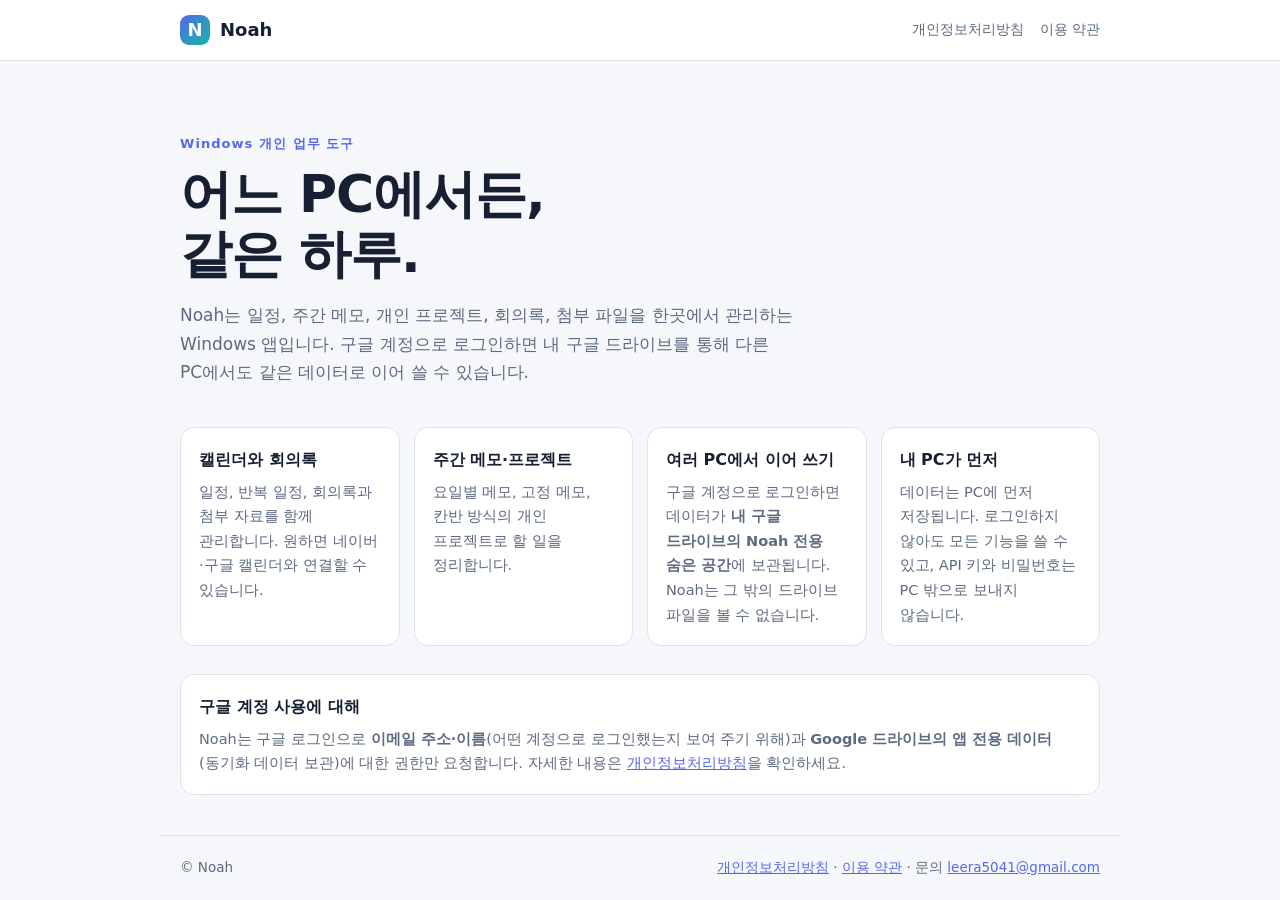
<file: index.html>
<!doctype html>
<html lang="ko">
<head>
<meta charset="utf-8">
<meta name="viewport" content="width=device-width, initial-scale=1">
<title>Noah — 일정·메모·프로젝트를 한곳에</title>
<meta name="description" content="Noah는 Windows용 개인 업무 도구입니다. 일정, 주간 메모, 개인 프로젝트, 회의록, 첨부 파일을 한곳에서 관리하고 구글 계정으로 여러 PC에서 이어 씁니다.">
<link rel="stylesheet" href="style.css">
</head>
<body>
<header class="top">
  <div class="wrap">
    <a class="brand" href="./"><span class="mark">N</span>Noah</a>
    <nav><a href="privacy.html">개인정보처리방침</a><a href="terms.html">이용 약관</a></nav>
  </div>
</header>
<main>
  <section class="hero wrap">
    <p class="eyebrow">Windows 개인 업무 도구</p>
    <h1>어느 PC에서든,<br>같은 하루.</h1>
    <p class="lead">Noah는 일정, 주간 메모, 개인 프로젝트, 회의록, 첨부 파일을 한곳에서 관리하는 Windows 앱입니다. 구글 계정으로 로그인하면 내 구글 드라이브를 통해 다른 PC에서도 같은 데이터로 이어 쓸 수 있습니다.</p>
  </section>
  <section class="wrap grid">
    <article><h2>캘린더와 회의록</h2><p>일정, 반복 일정, 회의록과 첨부 자료를 함께 관리합니다. 원하면 네이버·구글 캘린더와 연결할 수 있습니다.</p></article>
    <article><h2>주간 메모·프로젝트</h2><p>요일별 메모, 고정 메모, 칸반 방식의 개인 프로젝트로 할 일을 정리합니다.</p></article>
    <article><h2>여러 PC에서 이어 쓰기</h2><p>구글 계정으로 로그인하면 데이터가 <b>내 구글 드라이브의 Noah 전용 숨은 공간</b>에 보관됩니다. Noah는 그 밖의 드라이브 파일을 볼 수 없습니다.</p></article>
    <article><h2>내 PC가 먼저</h2><p>데이터는 PC에 먼저 저장됩니다. 로그인하지 않아도 모든 기능을 쓸 수 있고, API 키와 비밀번호는 PC 밖으로 보내지 않습니다.</p></article>
  </section>
  <section class="wrap"><div class="note">
    <h2>구글 계정 사용에 대해</h2>
    <p>Noah는 구글 로그인으로 <b>이메일 주소·이름</b>(어떤 계정으로 로그인했는지 보여 주기 위해)과 <b>Google 드라이브의 앱 전용 데이터</b>(동기화 데이터 보관)에 대한 권한만 요청합니다. 자세한 내용은 <a href="privacy.html">개인정보처리방침</a>을 확인하세요.</p>
  </div></section>
</main>
<footer class="wrap foot">
  <span>© Noah</span>
  <span><a href="privacy.html">개인정보처리방침</a> · <a href="terms.html">이용 약관</a> · 문의 <a href="mailto:leera5041@gmail.com">leera5041@gmail.com</a></span>
</footer>
</body>
</html>
</file>
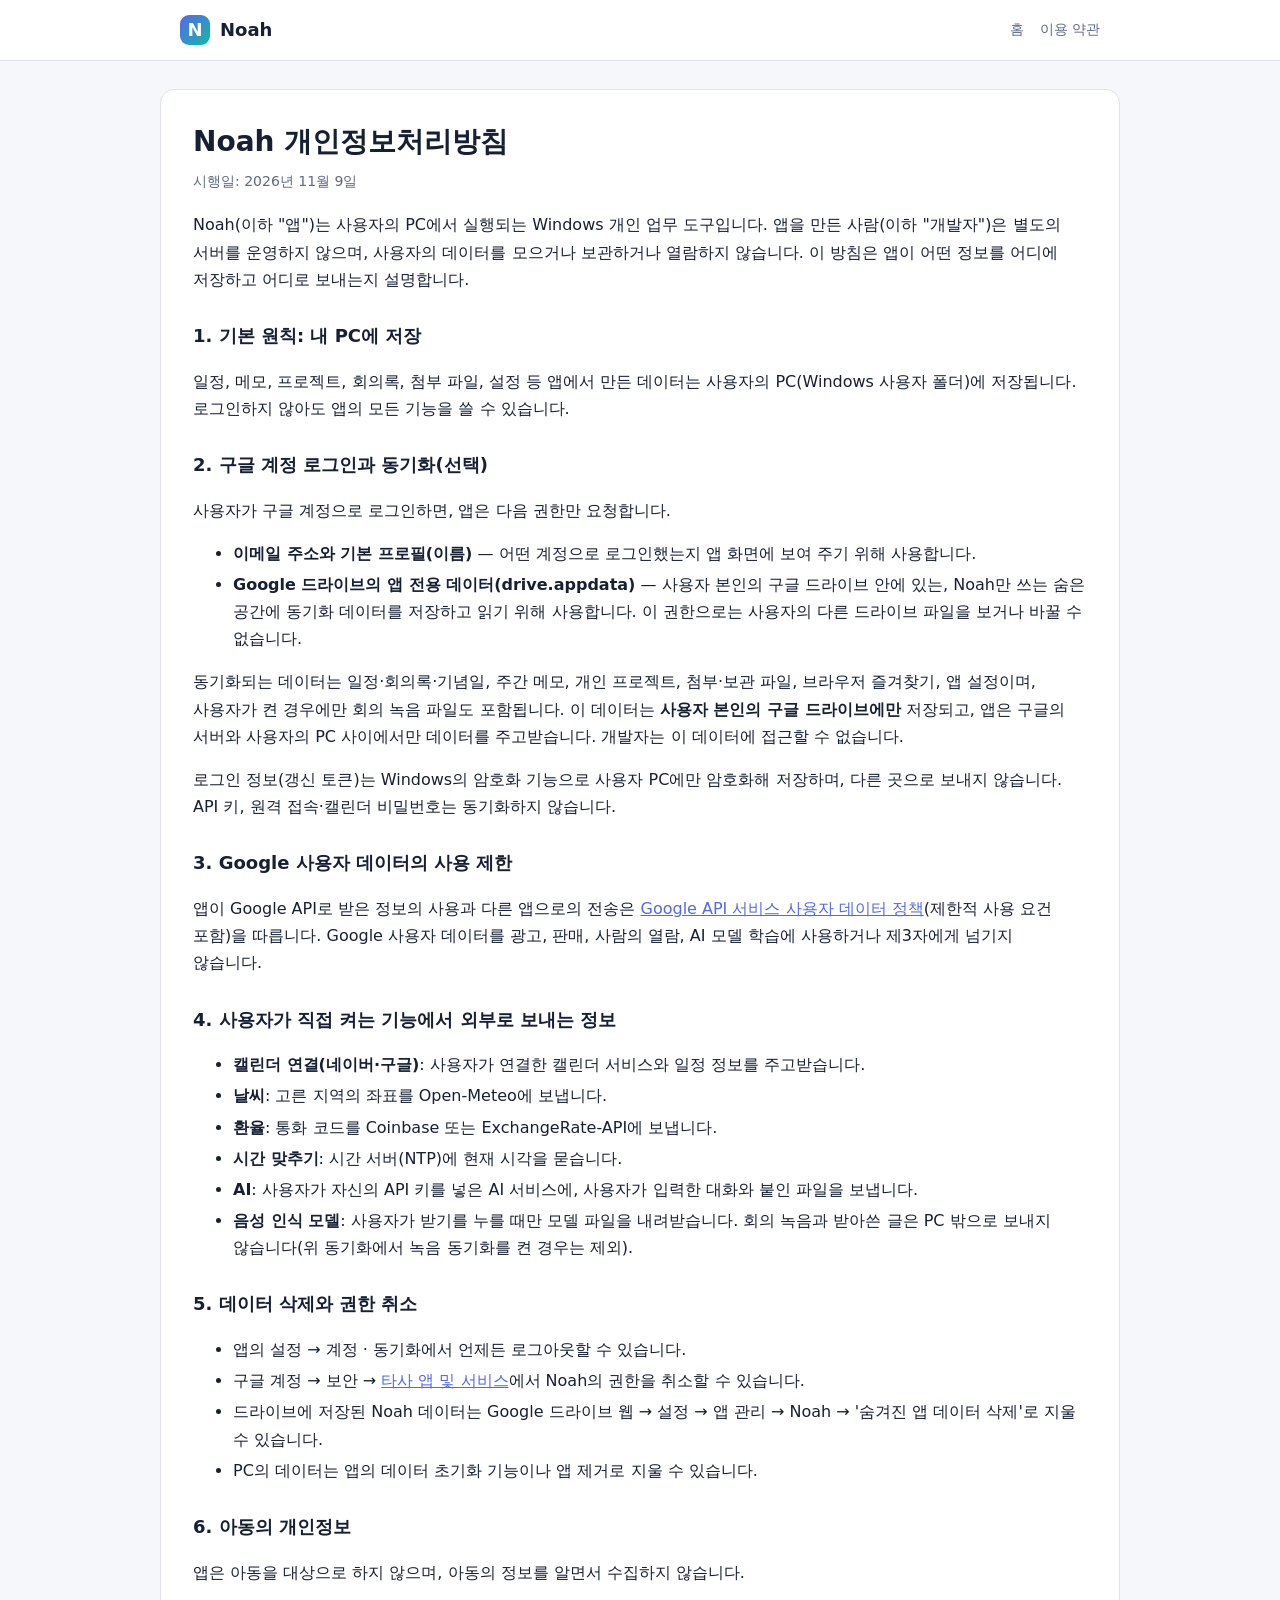
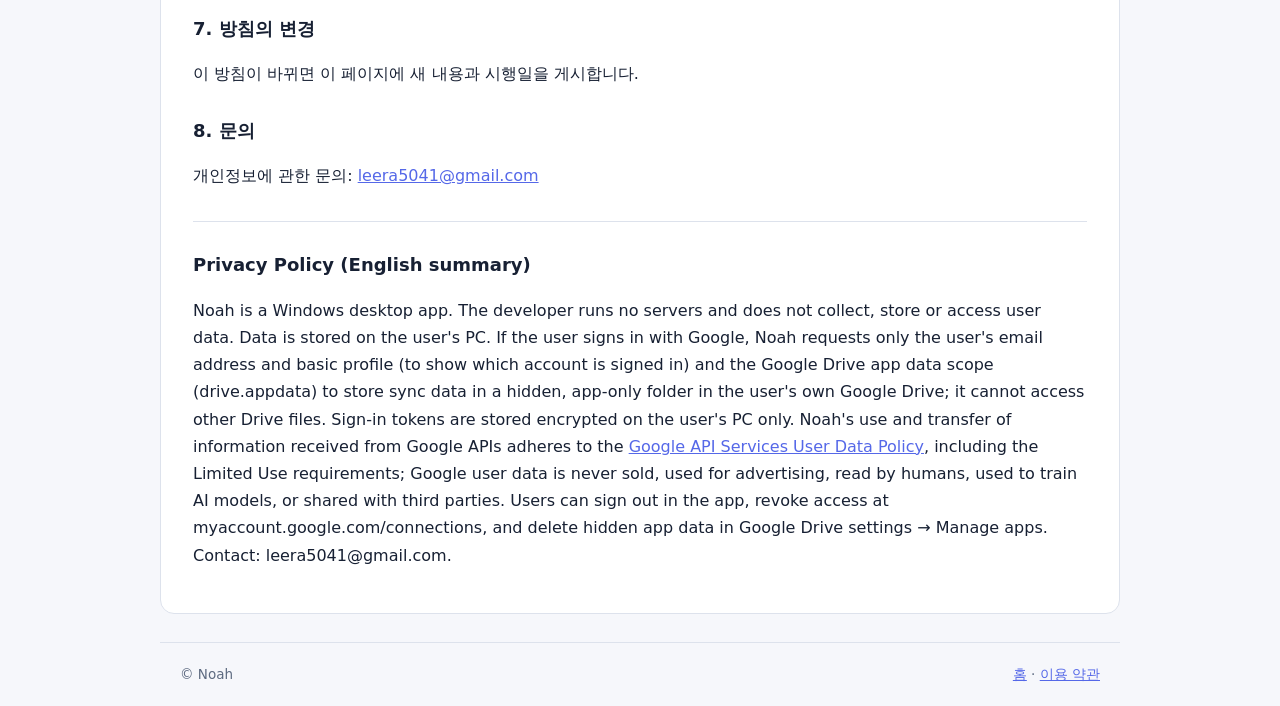
<file: privacy.html>
<!doctype html>
<html lang="ko">
<head>
<meta charset="utf-8">
<meta name="viewport" content="width=device-width, initial-scale=1">
<title>Noah 개인정보처리방침</title>
<link rel="stylesheet" href="style.css">
</head>
<body>
<header class="top">
  <div class="wrap">
    <a class="brand" href="./"><span class="mark">N</span>Noah</a>
    <nav><a href="./">홈</a><a href="terms.html">이용 약관</a></nav>
  </div>
</header>
<main class="wrap doc">
  <h1>Noah 개인정보처리방침</h1>
  <p class="meta">시행일: 2026년 11월 9일</p>

  <p>Noah(이하 "앱")는 사용자의 PC에서 실행되는 Windows 개인 업무 도구입니다. 앱을 만든 사람(이하 "개발자")은 별도의 서버를 운영하지 않으며, 사용자의 데이터를 모으거나 보관하거나 열람하지 않습니다. 이 방침은 앱이 어떤 정보를 어디에 저장하고 어디로 보내는지 설명합니다.</p>

  <h2>1. 기본 원칙: 내 PC에 저장</h2>
  <p>일정, 메모, 프로젝트, 회의록, 첨부 파일, 설정 등 앱에서 만든 데이터는 사용자의 PC(Windows 사용자 폴더)에 저장됩니다. 로그인하지 않아도 앱의 모든 기능을 쓸 수 있습니다.</p>

  <h2>2. 구글 계정 로그인과 동기화(선택)</h2>
  <p>사용자가 구글 계정으로 로그인하면, 앱은 다음 권한만 요청합니다.</p>
  <ul>
    <li><b>이메일 주소와 기본 프로필(이름)</b> — 어떤 계정으로 로그인했는지 앱 화면에 보여 주기 위해 사용합니다.</li>
    <li><b>Google 드라이브의 앱 전용 데이터(drive.appdata)</b> — 사용자 본인의 구글 드라이브 안에 있는, Noah만 쓰는 숨은 공간에 동기화 데이터를 저장하고 읽기 위해 사용합니다. 이 권한으로는 사용자의 다른 드라이브 파일을 보거나 바꿀 수 없습니다.</li>
  </ul>
  <p>동기화되는 데이터는 일정·회의록·기념일, 주간 메모, 개인 프로젝트, 첨부·보관 파일, 브라우저 즐겨찾기, 앱 설정이며, 사용자가 켠 경우에만 회의 녹음 파일도 포함됩니다. 이 데이터는 <b>사용자 본인의 구글 드라이브에만</b> 저장되고, 앱은 구글의 서버와 사용자의 PC 사이에서만 데이터를 주고받습니다. 개발자는 이 데이터에 접근할 수 없습니다.</p>
  <p>로그인 정보(갱신 토큰)는 Windows의 암호화 기능으로 사용자 PC에만 암호화해 저장하며, 다른 곳으로 보내지 않습니다. API 키, 원격 접속·캘린더 비밀번호는 동기화하지 않습니다.</p>

  <h2>3. Google 사용자 데이터의 사용 제한</h2>
  <p>앱이 Google API로 받은 정보의 사용과 다른 앱으로의 전송은 <a href="https://developers.google.com/terms/api-services-user-data-policy" target="_blank" rel="noopener">Google API 서비스 사용자 데이터 정책</a>(제한적 사용 요건 포함)을 따릅니다. Google 사용자 데이터를 광고, 판매, 사람의 열람, AI 모델 학습에 사용하거나 제3자에게 넘기지 않습니다.</p>

  <h2>4. 사용자가 직접 켜는 기능에서 외부로 보내는 정보</h2>
  <ul>
    <li><b>캘린더 연결(네이버·구글)</b>: 사용자가 연결한 캘린더 서비스와 일정 정보를 주고받습니다.</li>
    <li><b>날씨</b>: 고른 지역의 좌표를 Open-Meteo에 보냅니다.</li>
    <li><b>환율</b>: 통화 코드를 Coinbase 또는 ExchangeRate-API에 보냅니다.</li>
    <li><b>시간 맞추기</b>: 시간 서버(NTP)에 현재 시각을 묻습니다.</li>
    <li><b>AI</b>: 사용자가 자신의 API 키를 넣은 AI 서비스에, 사용자가 입력한 대화와 붙인 파일을 보냅니다.</li>
    <li><b>음성 인식 모델</b>: 사용자가 받기를 누를 때만 모델 파일을 내려받습니다. 회의 녹음과 받아쓴 글은 PC 밖으로 보내지 않습니다(위 동기화에서 녹음 동기화를 켠 경우는 제외).</li>
  </ul>

  <h2>5. 데이터 삭제와 권한 취소</h2>
  <ul>
    <li>앱의 설정 → 계정 · 동기화에서 언제든 로그아웃할 수 있습니다.</li>
    <li>구글 계정 → 보안 → <a href="https://myaccount.google.com/connections" target="_blank" rel="noopener">타사 앱 및 서비스</a>에서 Noah의 권한을 취소할 수 있습니다.</li>
    <li>드라이브에 저장된 Noah 데이터는 Google 드라이브 웹 → 설정 → 앱 관리 → Noah → '숨겨진 앱 데이터 삭제'로 지울 수 있습니다.</li>
    <li>PC의 데이터는 앱의 데이터 초기화 기능이나 앱 제거로 지울 수 있습니다.</li>
  </ul>

  <h2>6. 아동의 개인정보</h2>
  <p>앱은 아동을 대상으로 하지 않으며, 아동의 정보를 알면서 수집하지 않습니다.</p>

  <h2>7. 방침의 변경</h2>
  <p>이 방침이 바뀌면 이 페이지에 새 내용과 시행일을 게시합니다.</p>

  <h2>8. 문의</h2>
  <p>개인정보에 관한 문의: <a href="mailto:leera5041@gmail.com">leera5041@gmail.com</a></p>

  <hr>
  <h2 id="en">Privacy Policy (English summary)</h2>
  <p>Noah is a Windows desktop app. The developer runs no servers and does not collect, store or access user data. Data is stored on the user's PC. If the user signs in with Google, Noah requests only the user's email address and basic profile (to show which account is signed in) and the Google Drive app data scope (drive.appdata) to store sync data in a hidden, app-only folder in the user's own Google Drive; it cannot access other Drive files. Sign-in tokens are stored encrypted on the user's PC only. Noah's use and transfer of information received from Google APIs adheres to the <a href="https://developers.google.com/terms/api-services-user-data-policy" target="_blank" rel="noopener">Google API Services User Data Policy</a>, including the Limited Use requirements; Google user data is never sold, used for advertising, read by humans, used to train AI models, or shared with third parties. Users can sign out in the app, revoke access at myaccount.google.com/connections, and delete hidden app data in Google Drive settings → Manage apps. Contact: leera5041@gmail.com.</p>
</main>
<footer class="wrap foot"><span>© Noah</span><span><a href="./">홈</a> · <a href="terms.html">이용 약관</a></span></footer>
</body>
</html>
</file>
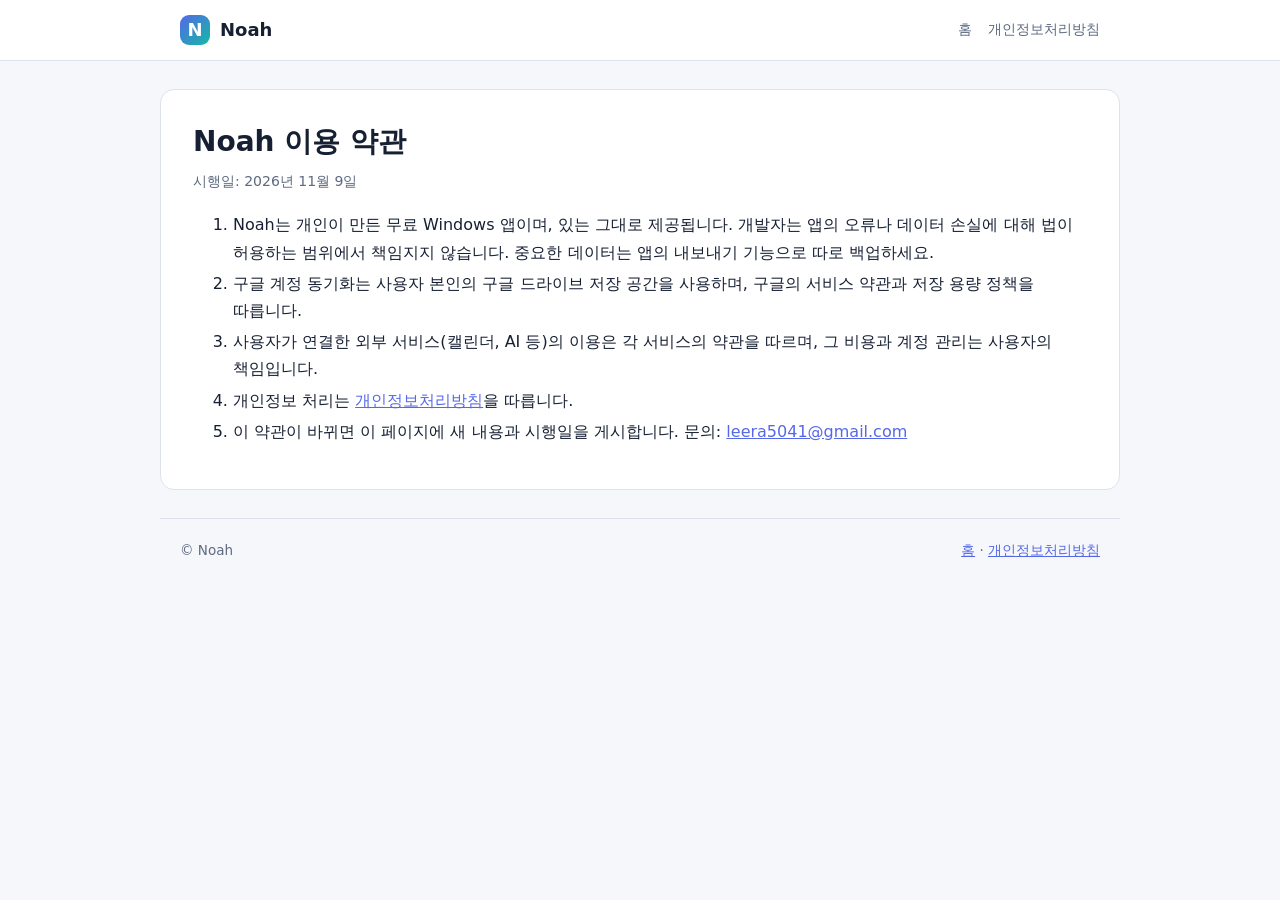
<file: terms.html>
<!doctype html>
<html lang="ko">
<head>
<meta charset="utf-8">
<meta name="viewport" content="width=device-width, initial-scale=1">
<title>Noah 이용 약관</title>
<link rel="stylesheet" href="style.css">
</head>
<body>
<header class="top">
  <div class="wrap">
    <a class="brand" href="./"><span class="mark">N</span>Noah</a>
    <nav><a href="./">홈</a><a href="privacy.html">개인정보처리방침</a></nav>
  </div>
</header>
<main class="wrap doc">
  <h1>Noah 이용 약관</h1>
  <p class="meta">시행일: 2026년 11월 9일</p>
  <ol>
    <li>Noah는 개인이 만든 무료 Windows 앱이며, 있는 그대로 제공됩니다. 개발자는 앱의 오류나 데이터 손실에 대해 법이 허용하는 범위에서 책임지지 않습니다. 중요한 데이터는 앱의 내보내기 기능으로 따로 백업하세요.</li>
    <li>구글 계정 동기화는 사용자 본인의 구글 드라이브 저장 공간을 사용하며, 구글의 서비스 약관과 저장 용량 정책을 따릅니다.</li>
    <li>사용자가 연결한 외부 서비스(캘린더, AI 등)의 이용은 각 서비스의 약관을 따르며, 그 비용과 계정 관리는 사용자의 책임입니다.</li>
    <li>개인정보 처리는 <a href="privacy.html">개인정보처리방침</a>을 따릅니다.</li>
    <li>이 약관이 바뀌면 이 페이지에 새 내용과 시행일을 게시합니다. 문의: <a href="mailto:leera5041@gmail.com">leera5041@gmail.com</a></li>
  </ol>
</main>
<footer class="wrap foot"><span>© Noah</span><span><a href="./">홈</a> · <a href="privacy.html">개인정보처리방침</a></span></footer>
</body>
</html>
</file>
<file: style.css>
:root{--bg:#f6f7fb;--panel:#fff;--text:#172033;--muted:#5d6a80;--line:#dde2ec;--primary:#5568e8}
@media (prefers-color-scheme:dark){:root{--bg:#0f1220;--panel:#181c2e;--text:#eef0f7;--muted:#9aa3ba;--line:#2a3048;--primary:#8b9bff}}
*{box-sizing:border-box}
body{margin:0;background:var(--bg);color:var(--text);font-family:"Segoe UI","Malgun Gothic","Apple SD Gothic Neo",system-ui,sans-serif;line-height:1.7;word-break:keep-all}
a{color:var(--primary)}
.wrap{max-width:960px;margin:0 auto;padding:0 20px}
.top{border-bottom:1px solid var(--line);background:var(--panel)}
.top .wrap{display:flex;align-items:center;justify-content:space-between;height:60px}
.brand{display:flex;align-items:center;gap:10px;font-weight:800;font-size:18px;color:var(--text);text-decoration:none}
.mark{width:30px;height:30px;border-radius:9px;display:inline-flex;align-items:center;justify-content:center;color:#fff;background:linear-gradient(135deg,var(--primary),#14b8a6)}
nav{display:flex;gap:16px;font-size:14px}
nav a{color:var(--muted);text-decoration:none}
nav a:hover{color:var(--text)}
.hero{padding:72px 20px 40px}
.eyebrow{margin:0;color:var(--primary);font-weight:700;letter-spacing:.08em;font-size:13px}
.hero h1{margin:10px 0 16px;font-size:clamp(32px,6vw,52px);line-height:1.15;letter-spacing:-.02em}
.lead{max-width:640px;font-size:17px;color:var(--muted);margin:0}
.grid{display:grid;grid-template-columns:repeat(auto-fit,minmax(210px,1fr));gap:14px;padding-bottom:28px}
.grid article,.note{background:var(--panel);border:1px solid var(--line);border-radius:14px;padding:18px}
.grid h2,.note h2{margin:0 0 6px;font-size:16px}
.grid p,.note p{margin:0;color:var(--muted);font-size:14.5px}
.note{margin-bottom:40px}
.doc{background:var(--panel);border:1px solid var(--line);border-radius:14px;padding:28px 32px;margin-top:28px;margin-bottom:28px}
.doc h1{margin:0 0 4px;font-size:28px}
.doc h2{font-size:18px;margin:28px 0 6px}
.doc .meta{color:var(--muted);margin:0 0 18px;font-size:14px}
.doc li{margin:4px 0}
.doc hr{border:0;border-top:1px solid var(--line);margin:32px 0 0}
.foot{display:flex;justify-content:space-between;flex-wrap:wrap;gap:8px;padding:20px;color:var(--muted);font-size:13.5px;border-top:1px solid var(--line)}
@media (max-width:600px){.doc{padding:20px 18px}.hero{padding-top:48px}}
</file>
